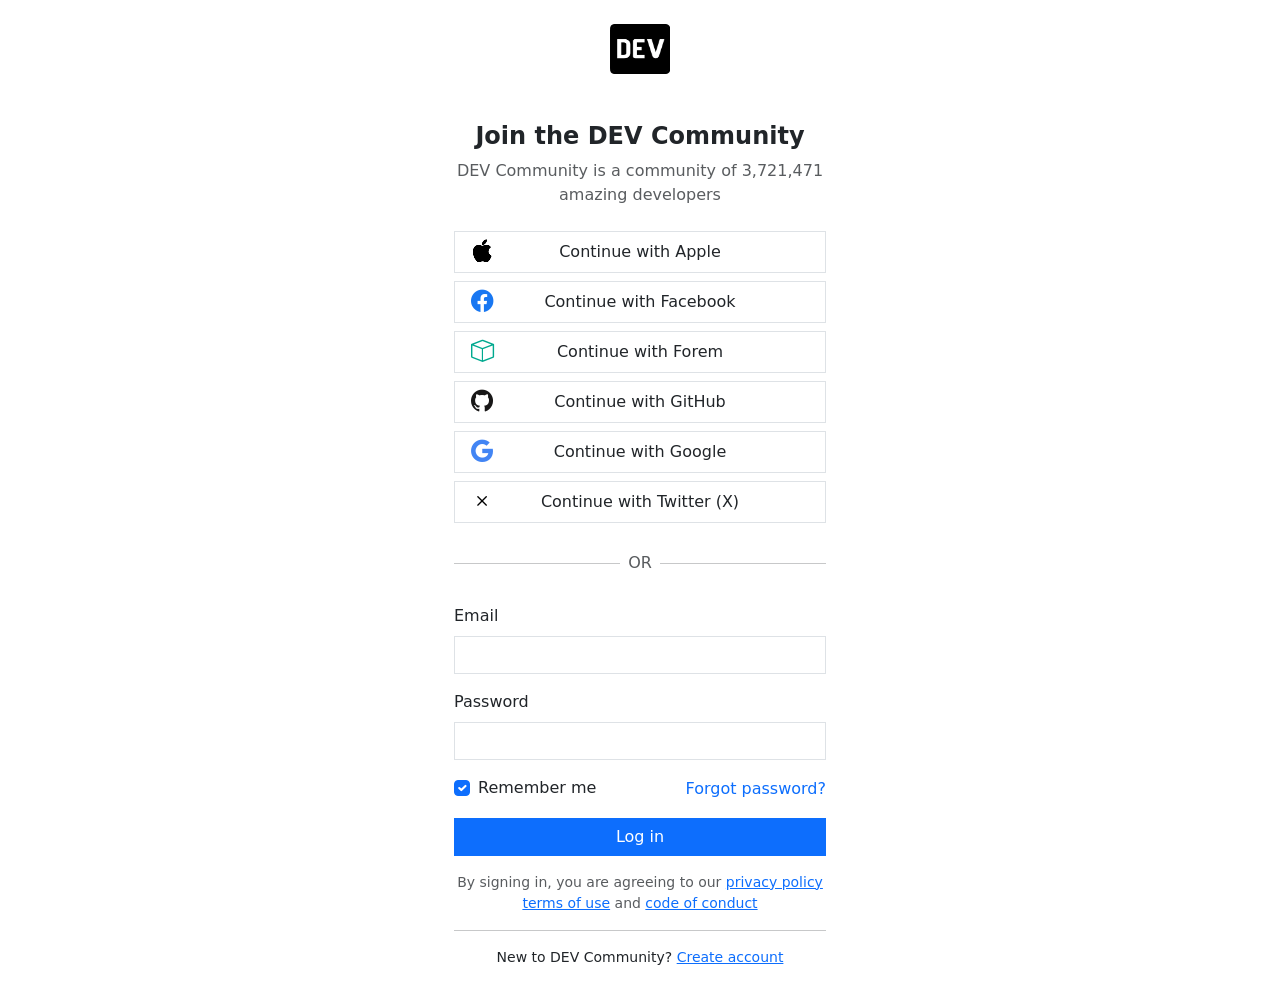
<file: index.html>
<!DOCTYPE html>
<html lang="en">

<head>
    <meta charset="UTF-8">
    <meta name="viewport" content="width=device-width, initial-scale=1.0">
    <title>login page</title>
    <link rel="stylesheet" href="loginpage.css">
     <link rel="shortcut icon" href="dev--no.webp" type="image/x-icon">
    <link href="https://cdn.jsdelivr.net/npm/bootstrap@5.3.2/dist/css/bootstrap.min.css" rel="stylesheet" />
    <script src="https://cdn.jsdelivr.net/npm/bootstrap@5.3.2/dist/js/bootstrap.bundle.min.js" defer></script>
    <link href="https://cdn.jsdelivr.net/npm/bootstrap-icons/font/bootstrap-icons.css" rel="stylesheet" />



</head>

<body>

    <div class="container min-vh-100 d-flex align-items-center justify-content-center">
        <div class="col-12 col-sm-10 col-md-6 col-lg-4 text-center">


            <div class="mb-4">
                <a class="navbar-brand" href="homepage.html">
                    <img src="dev logo.webp" height="50" width="60" class="my-4">
                </a>
            </div>


            <h4 class="fw-bold">Join the DEV Community</h4>
            <p class="text-muted mb-4">
                DEV Community is a community of 3,721,471 amazing developers
            </p>


            <div class="d-grid gap-2 mb-3" >

                <div class="border p-2 d-flex align-items-center justify-content-center position-relative" id="login-divs">
                    <i class="bi bi-apple position-absolute start-0 ms-3" style="font-size: 1.4rem;"></i>
                    <span>Continue with Apple</span>
                </div>

                <div class="border p-2 d-flex align-items-center justify-content-center position-relative">
                    <i class="bi bi-facebook position-absolute start-0 ms-3" style="font-size: 1.4rem;"></i>
                    <span>Continue with Facebook</span>
                </div>

                <div class="border p-2 d-flex align-items-center justify-content-center position-relative">
                    <i class="bi bi-box position-absolute start-0 ms-3" style="font-size: 1.4rem;"></i>
                    <span>Continue with Forem</span>
                </div>

                <div class="border p-2 d-flex align-items-center justify-content-center position-relative">
                    <i class="bi bi-github position-absolute start-0 ms-3"  style="font-size: 1.4rem;"></i>
                    <span>Continue with GitHub</span>
                </div>

                <div class="border p-2 d-flex align-items-center justify-content-center position-relative">
                    <i class="bi bi-google position-absolute start-0 ms-3"  style="font-size: 1.4rem;"></i>
                    <span>Continue with Google</span>
                </div>

                <div class="border p-2 d-flex align-items-center justify-content-center position-relative">
                    <i class="bi bi-x position-absolute start-0 ms-3"  style="font-size: 1.4rem;"></i>
                    <span>Continue with Twitter (X)</span>
                </div>

            </div>



            <div class="d-flex align-items-center my-4">
                <hr class="flex-grow-1">
                <span class="mx-2 text-muted">OR</span>
                <hr class="flex-grow-1">
            </div>


            <form class="justdivsandabutton">
                <div class="mb-3 text-start" id="input-email">
                    <label class="form-label">Email</label>
                    <input type="email" class="form-control">
                </div>

                <div class="mb-3 text-start" id="input-pass">
                    <label class="form-label">Password</label>
                    <input type="password" class="form-control">
                </div>

                <div class="d-flex justify-content-between align-items-center mb-3">
                    <div class="form-check">
                        <input class="form-check-input shadow-none" type="checkbox" checked>
                        <label class="form-check-label">Remember me</label>
                    </div>
                    <a href="#" class="text-decoration-none">Forgot password?</a>
                </div>

                <button class="btn btn-primary w-100 mb-3">Log in</button>
            </form>


            <p class="small text-muted">
                By signing in, you are agreeing to our
                <a href="#">privacy policy</a>
                <a href="#">terms of use</a> and
                <a href="#">code of conduct</a>
            </p>

            <hr>

            <p class="small">
                New to DEV Community?
                <a href="#">Create account</a>
            </p>

        </div>
    </div>

</body>

</html>
</file>
<file: loginpage.css>
#login-divs bi{
    font-size: 1.4rem !important;
}

/* Social Media Brand Colors */
.bi-apple {
    color: #000000 !important;
}

.bi-facebook {
    color: #1877F2 !important;
}

.bi-box {
    color: #00a98f !important;
}

.bi-github {
    color: #181717 !important;
}

.bi-google {
    color: #4285F4 !important;
}

.bi-x {
    color: #000000 !important;
}



.justdivsandabutton button{
    border-radius: 0%;
}

.justdivsandabutton input{
    border-radius: 0%;
}
</file>
